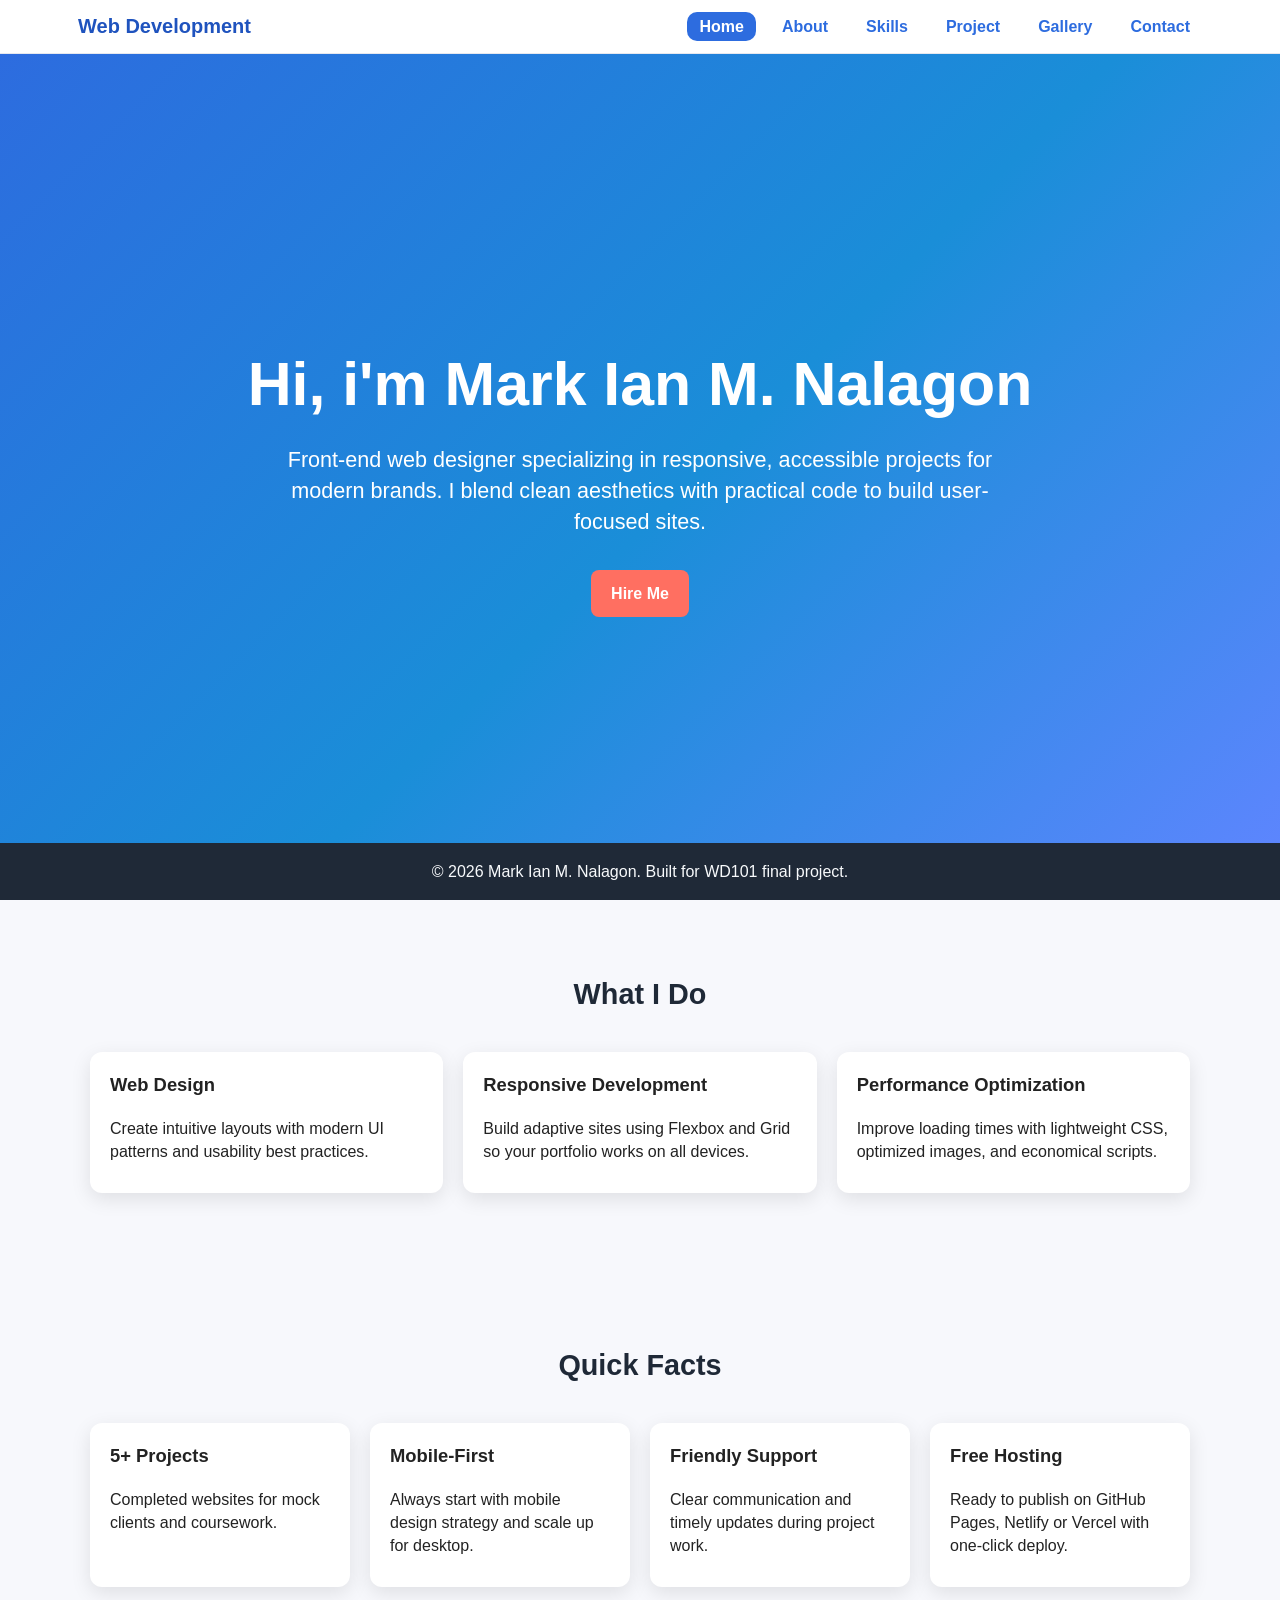
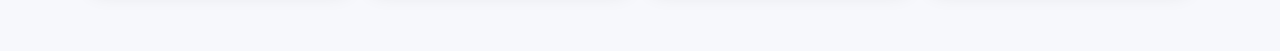
<file: index.html>
<!DOCTYPE html>
<html lang="en">
<head>
    <meta charset="UTF-8">
    <meta name="viewport" content="width=device-width, initial-scale=1.0">
    <title>Document</title>
    <link rel="stylesheet" href="assets/css/style.css">
</head>
<body>
    <nav>
        <div class="container nav-inner">
            <a href="index.html" class="logo">Web Development</a>

            <div class="menu-toggle" id="mobile-menu">
                <span class="bar"></span>
                <span class="bar"></span>
                <span class="bar"></span>
            </div>

            <div class="nav-links" id="nav-list">
                <a class="active" href="index.html">Home</a>
                <a href="about.html">About</a>
                <a href="skills.html">Skills</a>
                <a href="projects.html">Project</a>
                <a href="gallery.html">Gallery</a>
                <a href="contact.html">Contact</a>
            </div>
        </div>
    </nav>
    <main>
    <section class="hero">
        <div class="div" id="container">
            <h1>Hi, i'm Mark Ian M. Nalagon</h1>
            <p>Front-end web designer specializing in responsive, accessible projects for modern brands. I blend clean aesthetics with practical code to build user-focused sites.</p>
            <a href="contact.html" class="btn">Hire Me</a>
        </div>
    </section>

    <section class="section">
        <div class="container">
          <h2 class="section-title">What I Do</h2>
          <div class="grid-3">
            <article class="card">
              <h3>Web Design</h3>
              <p>Create intuitive layouts with modern UI patterns and usability best practices.</p>
            </article>
            <article class="card">
              <h3>Responsive Development</h3>
              <p>Build adaptive sites using Flexbox and Grid so your portfolio works on all devices.</p>
            </article>
            <article class="card">
              <h3>Performance Optimization</h3>
              <p>Improve loading times with lightweight CSS, optimized images, and economical scripts.</p>
            </article>
          </div>
        </div>
      </section>

      <section class="section" id="showcase">
        <div class="container">
          <h2 class="section-title">Quick Facts</h2>
          <div class="grid-4">
            <article class="card">
              <h3>5+ Projects</h3>
              <p>Completed websites for mock clients and coursework.</p>
            </article>
            <article class="card">
              <h3>Mobile-First</h3>
              <p>Always start with mobile design strategy and scale up for desktop.</p>
            </article>
            <article class="card">
              <h3>Friendly Support</h3>
              <p>Clear communication and timely updates during project work.</p>
            </article>
            <article class="card">
              <h3>Free Hosting</h3>
              <p>Ready to publish on GitHub Pages, Netlify or Vercel with one-click deploy.</p>
            </article>
          </div>
        </div>
      </section>
    </main>
    <footer>
      <p>&copy; 2026 Mark Ian M. Nalagon. Built for WD101 final project.</p>
    </footer>  
</body>
<script src="assets/java/script.js">    </script>
</html>
</file>
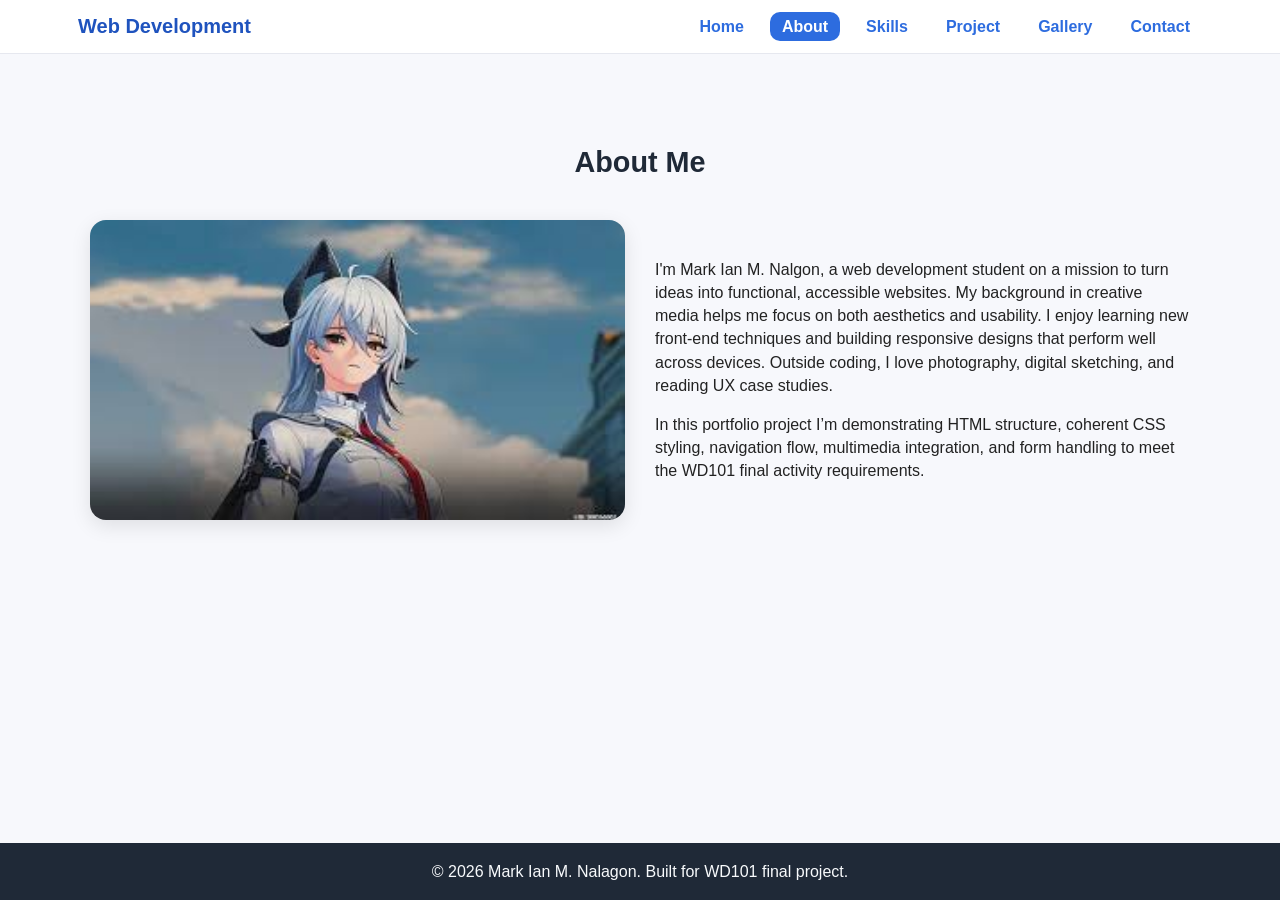
<file: about.html>
<!DOCTYPE html>
<html lang="en">
<head>
    <meta charset="UTF-8">
    <meta name="viewport" content="width=device-width, initial-scale=1.0">
    <title>Document</title>
    <link rel="stylesheet" href="assets/css/style.css">
</head>
<body>
    <nav>
        <div class="container nav-inner">
            <a href="index.html" class="logo">Web Development</a>

            <div class="menu-toggle" id="mobile-menu">
                <span class="bar"></span>
                <span class="bar"></span>
                <span class="bar"></span>
            </div>

            <div class="nav-links" id="nav-list">
                <a href="index.html">Home</a>
                <a class="active" href="about.html">About</a>
                <a href="skills.html">Skills</a>
                <a href="projects.html">Project</a>
                <a href="gallery.html">Gallery</a>
                <a href="contact.html">Contact</a>
            </div>
        </div>
    </nav>
    <main>
    <section class="section">
        <div class="container" >
            <h2 class="section-title">About Me</h2>
            <div class="profile">
              <img src="[data-uri]" alt="profile photo">
              <div>
                <p>I'm Mark Ian M. Nalgon, a web development student on a mission to turn ideas into functional, accessible websites. My background in creative media helps me focus on both aesthetics and usability. I enjoy learning new front-end techniques and building responsive designs that perform well across devices. Outside coding, I love photography, digital sketching, and reading UX case studies.</p>
                <p>In this portfolio project I’m demonstrating HTML structure, coherent CSS styling, navigation flow, multimedia integration, and form handling to meet the WD101 final activity requirements.</p>
              </div>
            </div>
        </div>
    </section>
    </main>
    <footer>
      <p>&copy; 2026 Mark Ian M. Nalagon. Built for WD101 final project.</p>
    </footer>  
</body>
<script src="assets/java/script.js">    </script>
</html>
</file>
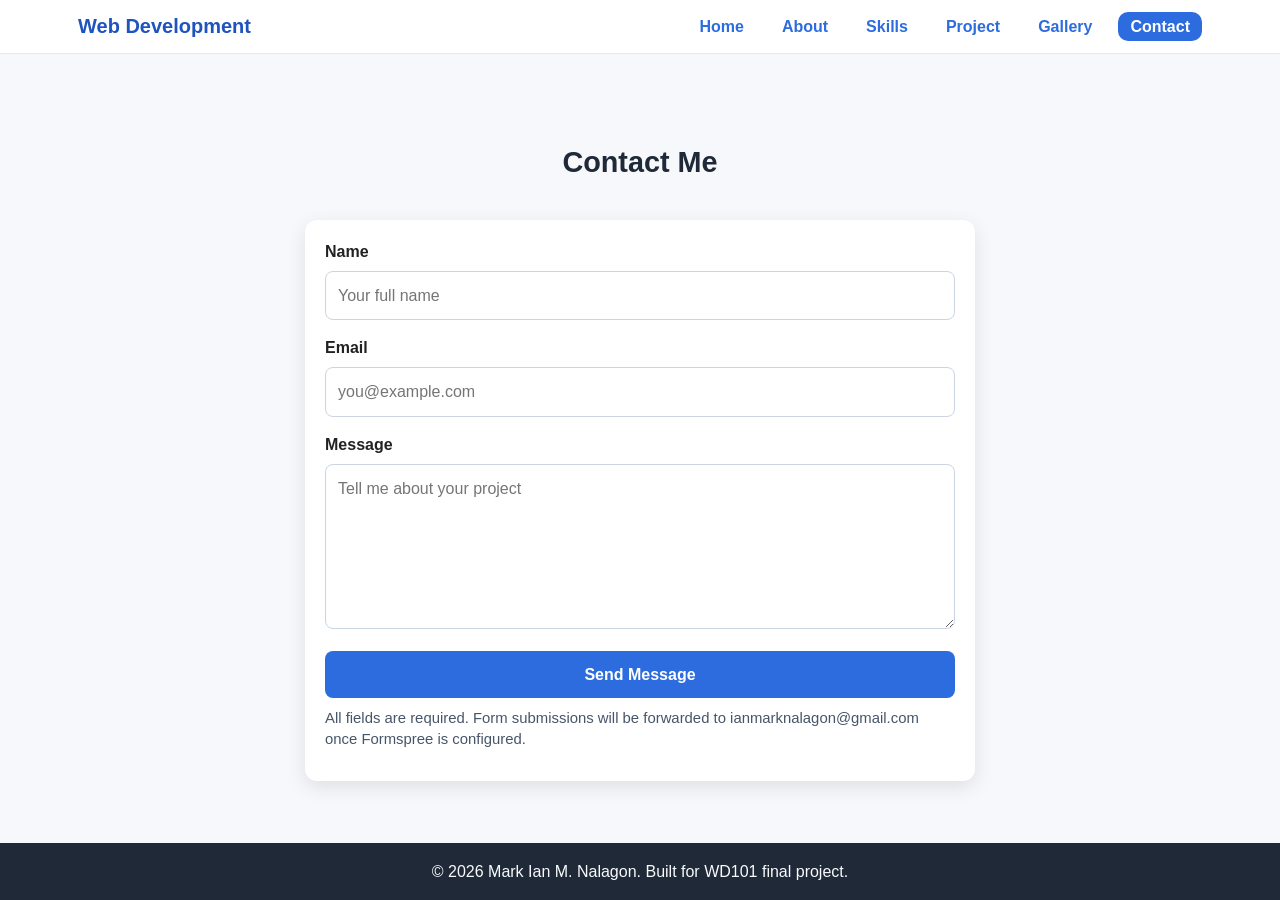
<file: contact.html>
<!DOCTYPE html>
<html lang="en">
<head>
    <meta charset="UTF-8">
    <meta name="viewport" content="width=device-width, initial-scale=1.0">
    <title>Document</title>
    <link rel="stylesheet" href="assets/css/style.css">
</head>
<body>
    <nav>
        <div class="container nav-inner">
            <a href="index.html" class="logo">Web Development</a>

            <div class="menu-toggle" id="mobile-menu">
                <span class="bar"></span>
                <span class="bar"></span>
                <span class="bar"></span>
            </div>

            <div class="nav-links" id="nav-list">
                <a href="index.html">Home</a>
                <a href="about.html">About</a>
                <a href="skills.html">Skills</a>
                <a href="projects.html">Project</a>
                <a href="gallery.html">Gallery</a>
                <a class="active" href="contact.html">Contact</a>
            </div>
        </div>
    </nav>
    <main>
      <section class="section">
        <div class="container">
          <h2 class="section-title">Contact Me</h2>
          <div class="form-card card">
            <form id="contact-form" action="https://formspree.io/f/mkoqegnq " method="POST">
              <input type="hidden" name="_subject" value="New contact form submission" />
              <div class="form-group">
                <label for="name">Name</label>
                <input id="name" name="name" type="text" placeholder="Your full name" required />
              </div>

              <div class="form-group">
                <label for="email">Email</label>
                <input id="email" name="_replyto" type="email" placeholder="you@example.com" required />
              </div>

              <div class="form-group">
                <label for="message">Message</label>
                <textarea id="message" name="message" rows="6" placeholder="Tell me about your project" required></textarea>
              </div>

              <input type="submit" class="btn" value="Send Message" />
            </form>
            <p class="form-note">All fields are required. Form submissions will be forwarded to ianmarknalagon@gmail.com once Formspree is configured.</p>
            <p id="statusMessage" class="form-note" aria-live="polite"></p>
          </div>
        </div>
      </section>
    </main>
    <script>
      const form = document.getElementById('contact-form');
      const statusMessage = document.getElementById('statusMessage');

      form.addEventListener('submit', async (e) => {
        e.preventDefault();

        if (!form.checkValidity()) {
          statusMessage.textContent = 'Please complete all required fields before sending.';
          statusMessage.style.color = '#b91c1c';
          return;
        }

        statusMessage.textContent = 'Sending...';
        statusMessage.style.color = '#0f766e';

        const formData = new FormData(form);
        try {
          const response = await fetch(form.action, {
            method: 'POST',
            body: formData,
            headers: { 'Accept': 'application/json' }
          });

          if (response.ok) {
            statusMessage.textContent = 'Message sent! Check your email at ianmarknalagon@gmail.com for confirmation.';
            statusMessage.style.color = '#16a34a';
            form.reset();
          } else {
            const errorData = await response.json();
            statusMessage.textContent = errorData.error || 'There was an error sending the message. Try again.';
            statusMessage.style.color = '#b91c1c';
          }
        } catch (error) {
          statusMessage.textContent = 'Network error. Please check your internet and try again.';
          statusMessage.style.color = '#b91c1c';
        }
      });
    </script>
    <footer>
      <p>&copy; 2026 Mark Ian M. Nalagon. Built for WD101 final project.</p>
    </footer>  
</body>
<script src="assets/java/script.js">    </script>
</html>
</file>
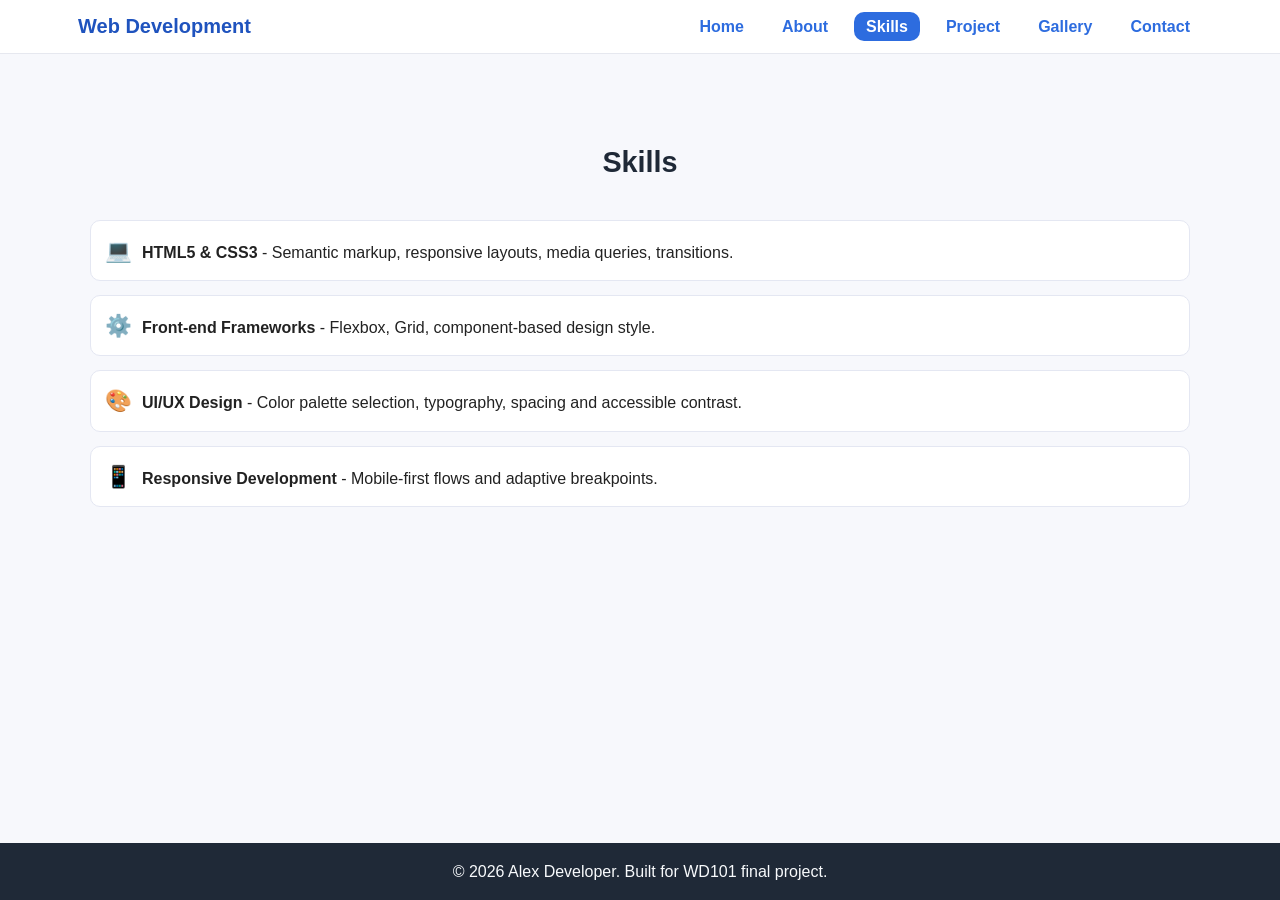
<file: skills.html>
<!doctype html>
<html lang="en">
  <head>
    <meta charset="UTF-8" />
    <meta name="viewport" content="width=device-width, initial-scale=1.0" />
    <title>Portfolio | Skills</title>
    <link rel="stylesheet" href="assets/css/style.css" />
  </head>
  <body>
    <nav>
        <div class="container nav-inner">
            <a href="index.html" class="logo">Web Development</a>

            <div class="menu-toggle" id="mobile-menu">
                <span class="bar"></span>
                <span class="bar"></span>
                <span class="bar"></span>
            </div>

            <div class="nav-links" id="nav-list">
                <a href="index.html">Home</a>
                <a href="about.html">About</a>
                <a class="active" href="skills.html">Skills</a>
                <a href="projects.html">Project</a>
                <a href="gallery.html">Gallery</a>
                <a href="contact.html">Contact</a>
            </div>
        </div>
    </nav>

    <main>
      <section class="section">
        <div class="container">
          <h2 class="section-title">Skills</h2>
          <ul class="skills-list">
            <li><span class="icon">💻</span><strong>HTML5 & CSS3</strong> - Semantic markup, responsive layouts, media queries, transitions.</li>
            <li><span class="icon">⚙️</span><strong>Front-end Frameworks</strong> - Flexbox, Grid, component-based design style.</li>
            <li><span class="icon">🎨</span><strong>UI/UX Design</strong> - Color palette selection, typography, spacing and accessible contrast.</li>
            <li><span class="icon">📱</span><strong>Responsive Development</strong> - Mobile-first flows and adaptive breakpoints.</li>
          </ul>
        </div>
      </section>
    </main>

    <footer>
      <p>&copy; 2026 Alex Developer. Built for WD101 final project.</p>
    </footer>    <script src="assets/java/script.js"></script>  </body>
</html>
</file>
<file: assets/css/style.css>
:root {
  --text: #222;
  --bg: #f7f8fc;
  --primary: #2d6cdf;
  --primary-dark: #1f53be;
  --secondary: #ff6f61;
  --card: #ffffff;
  --shadow: 0 6px 20px rgba(0, 0, 0, 0.1);
  --radius: 12px;
  --max: 1100px;
  --line: 1.45;
}
* {
  box-sizing: border-box;
}
html {
  scroll-behavior: smooth;
}

body {
  margin: 0;
  font-family: "Inter", "Segoe UI", Roboto, Arial, sans-serif;
  color: var(--text);
  background: var(--bg);
  line-height: var(--line);
}
a {
    color: var(--primary);
    text-decoration: none;
}
a:hover {
  text-decoration: underline;
}

.container {
  width: min(95%, var(--max));
  margin: 0 auto;
}


nav {
  background: rgba(255, 255, 255, 0.95);
  backdrop-filter: blur(8px);
  border-bottom: 1px solid #e6e8ef;
  position: sticky;
  top: 0;
  z-index: 20;
}
nav .container {
  width: 90%;
  max-width: 100%;
  padding-left: 14px;
  padding-right: 14px;
}
.nav-inner {
  display: flex;
  align-items: center;
  justify-content: space-between;
  gap: 16px;
  padding: 12px 0;
}
.logo {
    font-weight: 800;
    color: var(--primary-dark);
    font-size: 1.25rem;
}
.nav-links {
  display: flex;
  gap: 14px;
  flex-wrap: wrap;
}
.nav-links {
  display: flex;
  gap: 14px;
  flex-wrap: wrap;
}
.nav-links.open {
  display: block;
}

.nav-links a {
  padding: 3px 12px;
  border-radius: 10px;
  font-weight: 600;
  color: var(--primary);
}
.nav-links a.active {
  color: #fff;
  background: var(--primary);
}
.hero {
  min-height: calc(100vh - 68px);
  display: grid;
  place-items: center;
  text-align: center;
  color: #fff;
  background: linear-gradient(135deg, #2d6cdf 0%, #1a8ed8 53%, #5f85ff 100%);
  padding: 80px 16px 64px;
}

.hero h1 {
  font-size: clamp(2rem, 6vw, 3.8rem);
  margin: 0;
}

.hero p {
  font-size: clamp(1rem, 2.5vw, 1.35rem);
  max-width: 760px;
  margin: 16px auto 32px;
}

.btn {
  display: inline-block;
  background: var(--secondary);
  color: #fff;
  border: none;
  border-radius: 8px;
  padding: 12px 20px;
  font-size: 1rem;
  font-weight: 700;
  transition: transform 0.16s ease, filter 0.16s ease;
}

.btn:hover {
  filter: brightness(1.12);
  transform: translateY(-1px);
}

.section {
  padding: 64px 0;
}

.section-title {
  text-align: center;
  margin-bottom: 36px;
  font-size: 1.8rem;
  color: #1f2937;
}

.grid-2,
.grid-3,
.grid-4 {
  display: grid;
  gap: 20px;
}

.grid-2 {
  display: grid;
  grid-template-columns: 1fr; /* Default to 1 column */
  gap: 20px;
}

@media (min-width: 768px) {
  .grid-2 {
    grid-template-columns: repeat(2, 1fr); /* 2 columns on tablets/desktop */
  }
}


.grid-3 {
  grid-template-columns: repeat(3, minmax(0, 1fr));
}

.grid-4 {
  grid-template-columns: repeat(4, minmax(0, 1fr));
}

.card {
  background: var(--card);
  border-radius: var(--radius);
  box-shadow: var(--shadow);
  padding: 20px;
}
.card img, 
.video-wrapper {
    width: 100% !important; 
    display: block;
    border-radius: 8px;
}
iframe{
  width: 490px;
  height: 290px;
}

.card h3 {
  margin-top: 0;
  font-size: 1.15rem;
}

.card p {
  margin: 0.6rem 0;
}
.skills-list,
.projects-list {
  list-style: none;
  margin: 0;
  padding: 0;
  display: grid;
  gap: 14px;
}

.skills-list li,
.projects-list li {
  background: #fff;
  border: 1px solid #e4e7f2;
  border-radius: 10px;
  padding: 14px;
}

.skills-list li span.icon {
  font-size: 1.35rem;
  margin-right: 10px;
}

.profile {
  display: grid;
  grid-template-columns: 1fr 1fr;
  gap: 30px;
  align-items: center;
}

.profile img {
  border-radius: 16px;
  max-height: 320px;
  object-fit: cover;
  width: 100%;
  box-shadow: var(--shadow);
}

.menu-toggle {
    display: none; 
    flex-direction: column;
    cursor: pointer;
    gap: 5px;
    margin-right: 100;
}

.bar {
    width: 20px;
    height: 3px;
    background-color: rgb(0, 0, 0);
    transition: 0.3s;
    margin-right: auto;
}

@media (max-width: 768px) {
    .menu-toggle {
        display: flex; 
    }

    .nav-links {
        display: none; 
        flex-direction: column;
        position: fixed;
        top: 60px;
        right: 0;
        width: 20%;
        background: #1a1a1a;
        padding: 20px;
        text-align:right;
        border: rgb(0, 0, 0) solid 1px;
    }
    .nav-links.active {
        display: flex;
    }
}
.form-card {
  max-width: 670px;
  margin: 0 auto;
}

.form-group {
  margin-bottom: 16px;
}

.form-group label {
  display: block;
  font-weight: 700;
  margin-bottom: 8px;
}

input,
textarea {
  width: 100%;
  padding: 12px;
  border: 1px solid #cbd5e1;
  border-radius: 8px;
  font: inherit;
}

input:focus,
textarea:focus {
  border-color: var(--primary);
  outline: none;
  box-shadow: 0 0 0 2px rgba(45, 108, 223, 0.15);
}

input[type="submit"] {
  background: var(--primary);
  color: white;
  border: none;
  cursor: pointer;
  font-weight: 700;
}

.form-note {
  margin-top: 8px;
  font-size: 0.93rem;
  color: #475569;
}

footer {
  background: #1f2937;
  color: #f8fafc;
  text-align: center;
  padding: 1px 0;
  position: fixed;
  bottom: 0;
  left: 0;
  width: 100%;
  z-index: 18;
}
</file>
